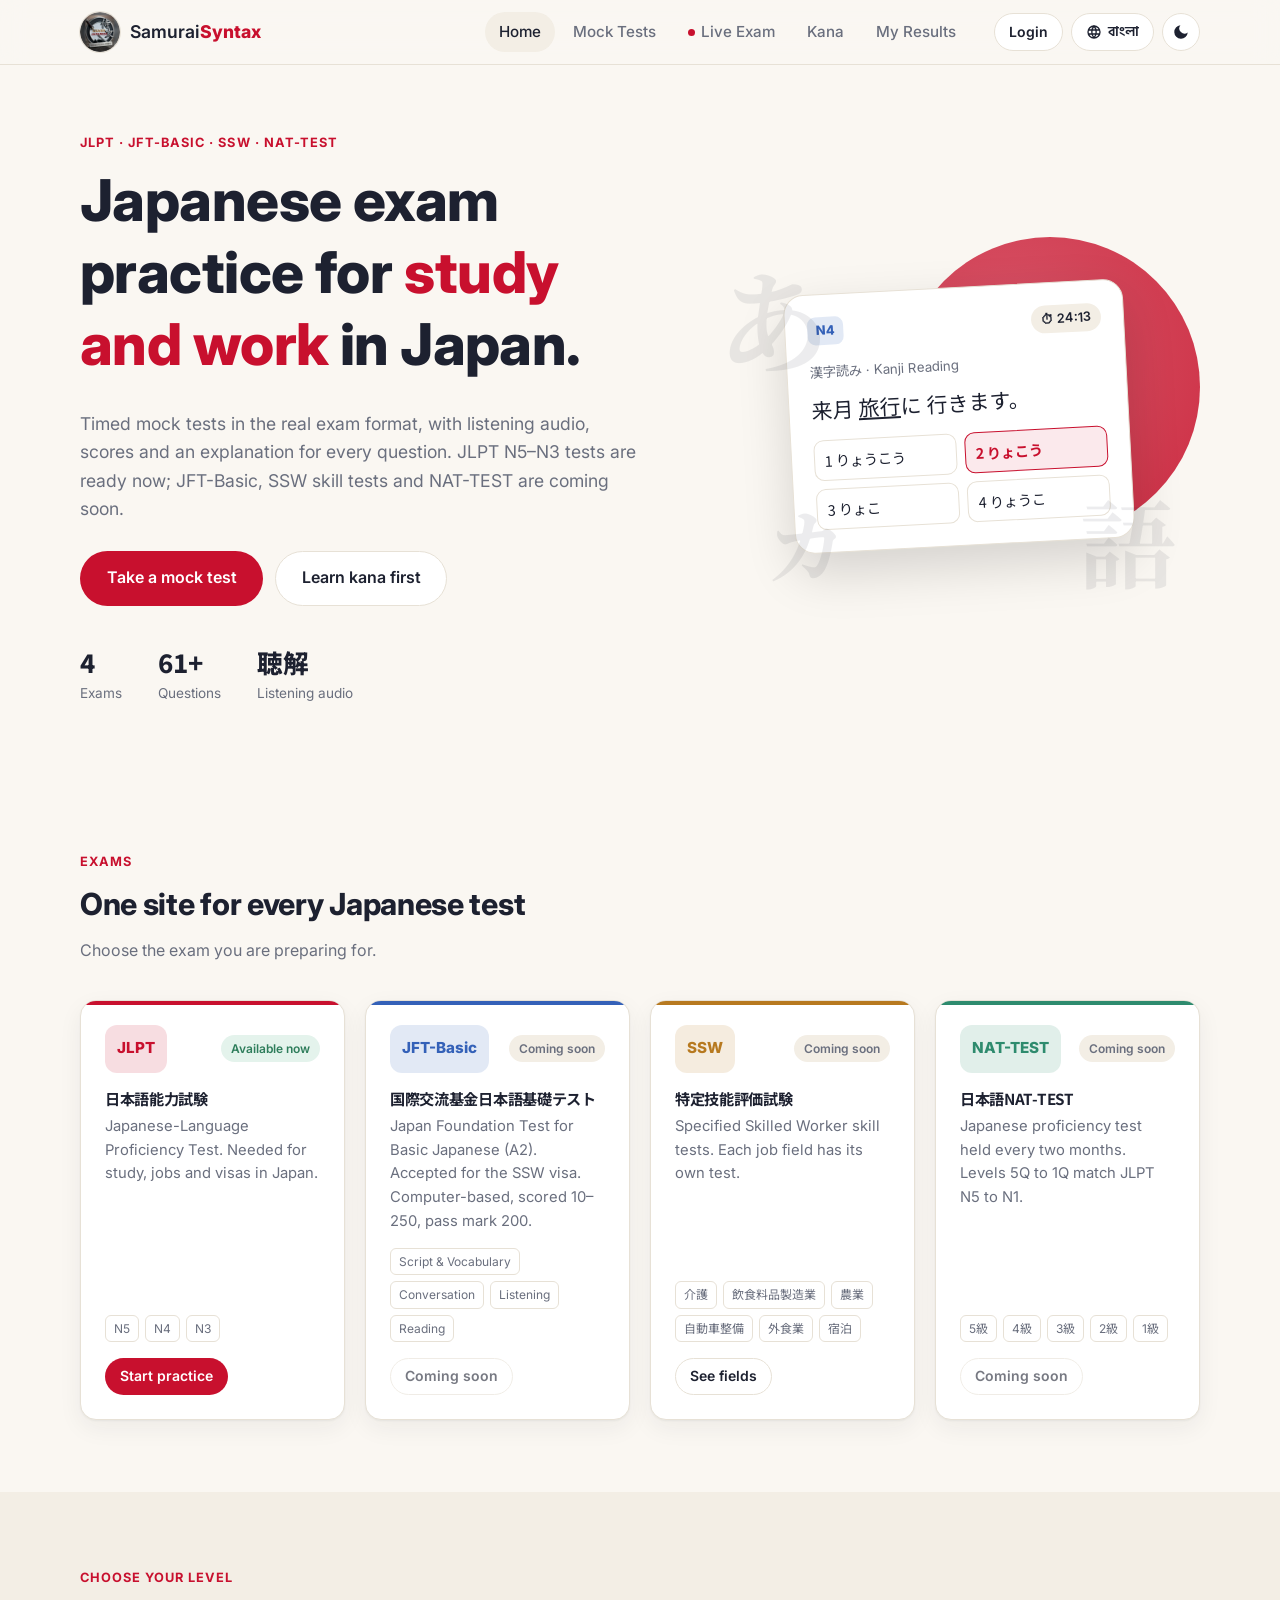
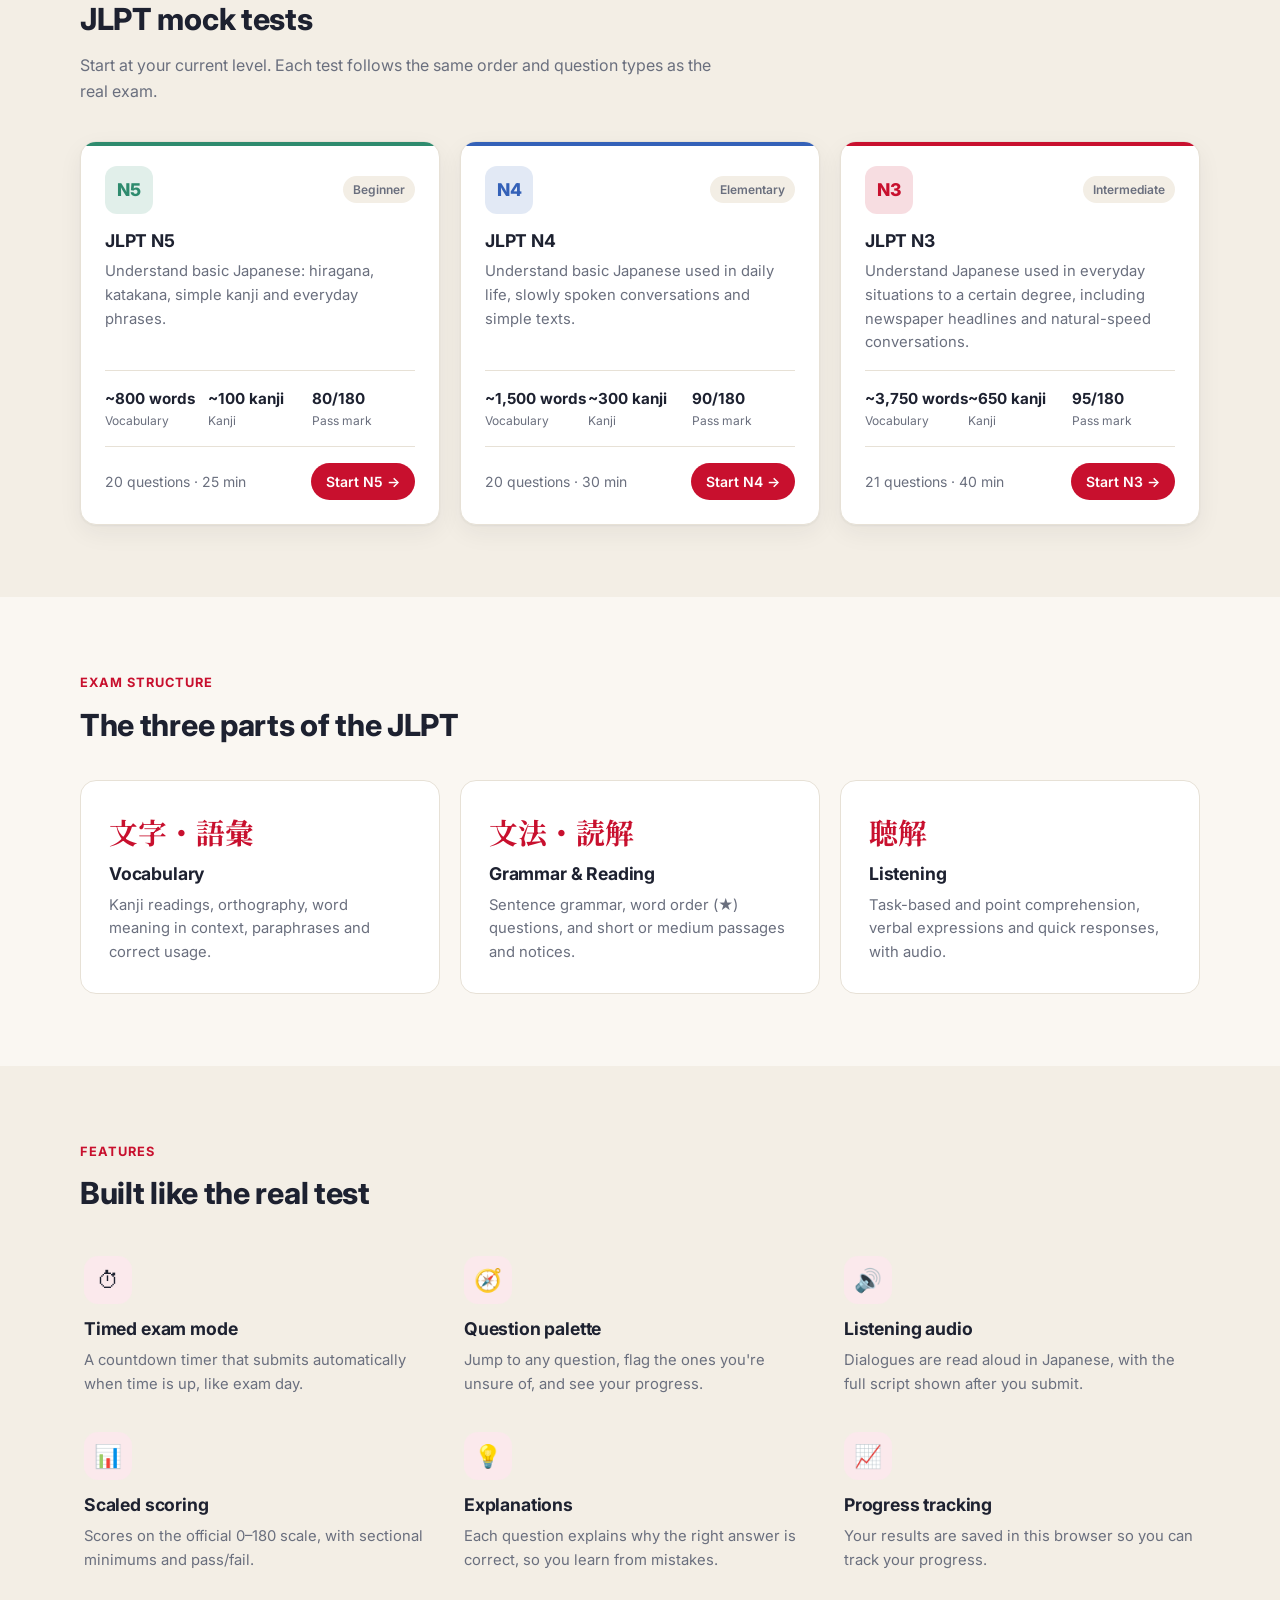
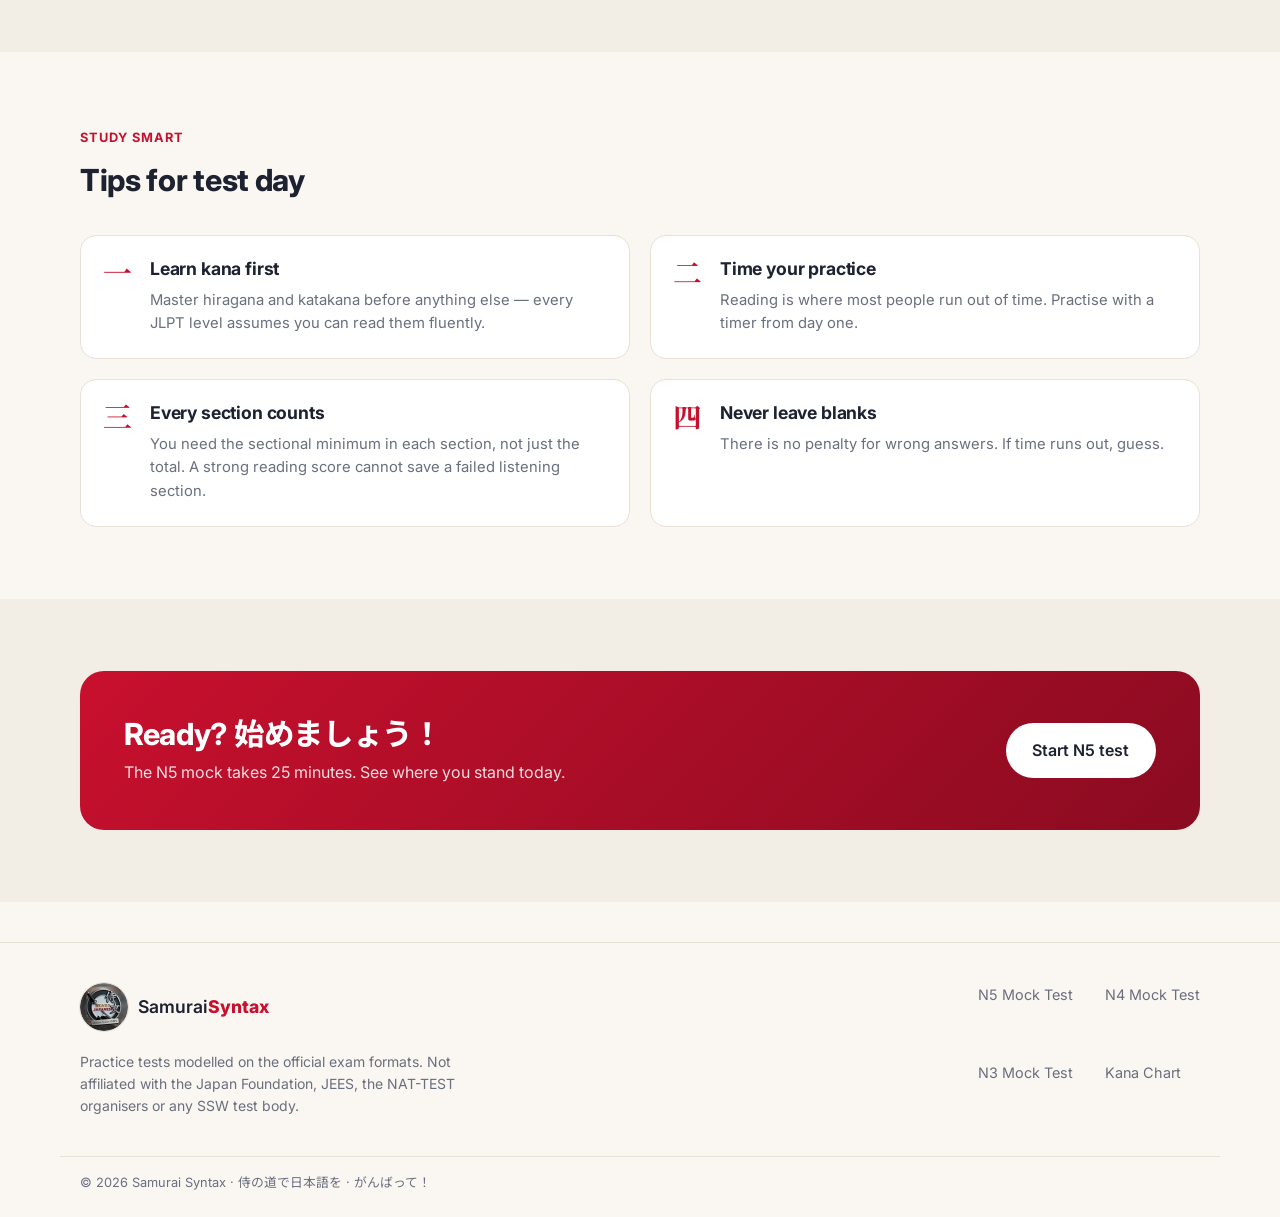
<file: index.html>
<!DOCTYPE html>
<html lang="en">
<head>
  <meta charset="UTF-8">
  <meta name="viewport" content="width=device-width, initial-scale=1.0">
  <title>Samurai Syntax — Japanese Exam Mock Tests</title>
  <meta name="description" content="Samurai Syntax — mock tests for JLPT, JFT-Basic, SSW skill tests and NAT-TEST, with timer, listening audio, scoring and detailed explanations.">
  <link rel="icon" type="image/png" sizes="32x32" href="images/favicon-32.png">
  <link rel="icon" type="image/png" sizes="192x192" href="images/favicon-192.png">
  <link rel="apple-touch-icon" href="images/favicon-180.png">
  <link rel="preconnect" href="https://fonts.googleapis.com">
  <link rel="preconnect" href="https://fonts.gstatic.com" crossorigin>
  <link href="https://fonts.googleapis.com/css2?family=Inter:wght@400;500;600;700;800&family=Hind+Siliguri:wght@400;500;600;700&family=Noto+Sans+JP:wght@400;500;700&family=Noto+Serif+JP:wght@600;700&display=swap" rel="stylesheet">
  <link rel="stylesheet" href="style.css">
  <script>
    // Apply saved theme before paint to avoid a flash
    try {
      const t = localStorage.getItem('nd-theme');
      if (t) document.documentElement.dataset.theme = t;
      document.documentElement.lang = localStorage.getItem('nd-lang') || 'en';
    } catch (e) {}
  </script>
</head>
<body>
  <header class="nav">
    <div class="nav-inner">
      <a href="#/" class="logo">
        <img class="logo-mark" src="images/favicon-192.png" alt="Samurai Syntax logo" width="40" height="40">
        <span class="logo-text">Samurai<b>Syntax</b></span>
      </a>
      <nav class="nav-links" id="navLinks">
        <a href="#/" data-route="home" data-i18n="nav.home">Home</a>
        <a href="#/tests" data-route="tests" data-i18n="nav.tests">Mock Tests</a>
        <a href="#/shop" data-route="shop" data-i18n="nav.shop">Buy Tests</a>
        <a href="#/live" data-route="live" data-i18n="nav.live" class="nav-live">Live Exam</a>
        <a href="#/study" data-route="study" data-i18n="nav.study">Kana</a>
        <a href="#/history" data-route="history" data-i18n="nav.history">My Results</a>
      </nav>
      <div class="nav-actions">
        <a class="btn btn-ghost btn-sm account-link" id="accountLink" href="#/login" hidden>Login</a>
        <button class="lang-btn" id="langToggle" data-i18n-attr="aria-label:lang.title">
          <svg viewBox="0 0 24 24" width="16" height="16" aria-hidden="true"><path fill="none" stroke="currentColor" stroke-width="2" stroke-linecap="round" stroke-linejoin="round" d="M12 21a9 9 0 1 0 0-18 9 9 0 0 0 0 18zM3.6 9h16.8M3.6 15h16.8M12 3a14 14 0 0 1 0 18M12 3a14 14 0 0 0 0 18"/></svg>
          <span data-i18n="lang.switch">বাংলা</span>
        </button>
        <button class="icon-btn" id="themeToggle" data-i18n-attr="aria-label:theme" aria-label="Toggle dark mode" title="Toggle dark mode">
          <svg class="i-moon" viewBox="0 0 24 24" width="18" height="18"><path fill="currentColor" d="M21 12.8A9 9 0 1 1 11.2 3a7 7 0 0 0 9.8 9.8z"/></svg>
          <svg class="i-sun" viewBox="0 0 24 24" width="18" height="18"><circle cx="12" cy="12" r="4.5" fill="currentColor"/><g stroke="currentColor" stroke-width="2" stroke-linecap="round"><path d="M12 2v2M12 20v2M4.9 4.9l1.4 1.4M17.7 17.7l1.4 1.4M2 12h2M20 12h2M4.9 19.1l1.4-1.4M17.7 6.3l1.4-1.4"/></g></svg>
        </button>
        <button class="icon-btn menu-btn" id="menuBtn" data-i18n-attr="aria-label:menu" aria-label="Open menu">
          <svg viewBox="0 0 24 24" width="20" height="20"><path stroke="currentColor" stroke-width="2" stroke-linecap="round" d="M4 7h16M4 12h16M4 17h16"/></svg>
        </button>
      </div>
    </div>
  </header>

  <main id="app"></main>

  <footer class="footer" id="footer">
    <div class="footer-inner">
      <div>
        <a href="#/" class="logo"><img class="logo-mark" src="images/favicon-192.png" alt="Samurai Syntax logo" width="40" height="40"><span class="logo-text">Samurai<b>Syntax</b></span></a>
        <p class="muted" data-i18n="footer.about">Practice tests modelled on the official exam formats. Not affiliated with the Japan Foundation, JEES, the NAT-TEST organisers or any SSW test body.</p>
      </div>
      <div class="footer-links">
        <a href="#/test/N5" data-i18n="footer.mock" data-i18n-arg="N5">N5 Mock Test</a>
        <a href="#/test/N4" data-i18n="footer.mock" data-i18n-arg="N4">N4 Mock Test</a>
        <a href="#/test/N3" data-i18n="footer.mock" data-i18n-arg="N3">N3 Mock Test</a>
        <a href="#/study" data-i18n="footer.kana">Kana Chart</a>
      </div>
    </div>
    <p class="footer-copy">© <span id="year"></span> Samurai Syntax · 侍の道で日本語を · がんばって！</p>
  </footer>

  <div class="modal" id="modal" hidden>
    <div class="modal-card" role="dialog" aria-modal="true">
      <h3 id="modalTitle"></h3>
      <p id="modalText"></p>
      <div class="modal-actions">
        <button class="btn btn-ghost" id="modalCancel" data-i18n="modal.cancel">Cancel</button>
        <button class="btn btn-primary" id="modalOk">OK</button>
      </div>
    </div>
  </div>

  <script src="data.js"></script>
  <script src="i18n.js"></script>
  <script src="live-config.js"></script>
  <script src="backend-config.js"></script>
  <script src="live.js"></script>
  <script src="protect.js"></script>
  <script src="shop.js"></script>
  <script src="app.js"></script>
</body>
</html>
</file>
<file: style.css>
/* ===== Design tokens ===== */
:root {
  --bg: #faf7f2;
  --bg-alt: #f3eee5;
  --surface: #ffffff;
  --ink: #1d2130;
  --muted: #6a6f7e;
  --line: #e7e1d6;
  --accent: #c8102e;
  --accent-ink: #ffffff;
  --accent-soft: #fbe9ec;
  --ok: #2e7d5b;
  --ok-soft: #e4f3ec;
  --bad: #c0392b;
  --bad-soft: #fbe7e4;
  --warn: #b7791f;
  --n5: #2e8b6e;
  --n4: #3461b8;
  --n3: #c8102e;
  --shadow: 0 1px 2px rgba(29, 33, 48, .05), 0 8px 24px rgba(29, 33, 48, .06);
  --radius: 16px;
  --font: 'Inter', 'Hind Siliguri', 'Noto Sans JP', system-ui, -apple-system, sans-serif;
  --font-jp: 'Noto Sans JP', 'Hiragino Kaku Gothic ProN', 'Yu Gothic', sans-serif;
  --font-serif: 'Noto Serif JP', serif;
  color-scheme: light;
}

@media (prefers-color-scheme: dark) {
  :root:not([data-theme="light"]) {
    --bg: #12141b;
    --bg-alt: #171a23;
    --surface: #1c1f2a;
    --ink: #ece9e2;
    --muted: #9a9eab;
    --line: #2b2f3c;
    --accent: #ff4d5e;
    --accent-ink: #1a0b0e;
    --accent-soft: #3a1a20;
    --ok: #4cc391;
    --ok-soft: #173229;
    --bad: #ff6b5e;
    --bad-soft: #3a1d1b;
    --warn: #f0b44c;
    --n5: #4cc391;
    --n4: #6f9bff;
    --n3: #ff4d5e;
    --shadow: 0 1px 2px rgba(0, 0, 0, .3), 0 8px 24px rgba(0, 0, 0, .25);
    color-scheme: dark;
  }
}

:root[data-theme="dark"] {
  --bg: #12141b;
  --bg-alt: #171a23;
  --surface: #1c1f2a;
  --ink: #ece9e2;
  --muted: #9a9eab;
  --line: #2b2f3c;
  --accent: #ff4d5e;
  --accent-ink: #1a0b0e;
  --accent-soft: #3a1a20;
  --ok: #4cc391;
  --ok-soft: #173229;
  --bad: #ff6b5e;
  --bad-soft: #3a1d1b;
  --warn: #f0b44c;
  --n5: #4cc391;
  --n4: #6f9bff;
  --n3: #ff4d5e;
  --shadow: 0 1px 2px rgba(0, 0, 0, .3), 0 8px 24px rgba(0, 0, 0, .25);
  color-scheme: dark;
}

/* ===== Base ===== */
*, *::before, *::after { box-sizing: border-box; }
html { scroll-behavior: smooth; }
body {
  margin: 0;
  font-family: var(--font);
  background: var(--bg);
  color: var(--ink);
  line-height: 1.6;
  -webkit-font-smoothing: antialiased;
  min-height: 100vh;
  display: flex;
  flex-direction: column;
}
main { flex: 1; }
a { color: inherit; text-decoration: none; }
h1, h2, h3 { line-height: 1.25; margin: 0 0 .5em; letter-spacing: -.01em; }
h1 { font-size: clamp(1.8rem, 4vw, 2.6rem); font-weight: 800; }
h2 { font-size: clamp(1.4rem, 3vw, 1.9rem); font-weight: 750; }
h3 { font-size: 1.1rem; font-weight: 700; }
p { margin: 0 0 1em; }
button { font: inherit; color: inherit; cursor: pointer; }
kbd {
  font-family: inherit; font-size: .75em; padding: 1px 6px;
  border: 1px solid var(--line); border-bottom-width: 2px; border-radius: 4px; background: var(--surface);
}
.jp { font-family: var(--font-jp); }
.muted { color: var(--muted); }
.small { font-size: .875rem; }
.center { text-align: center; }
.right { text-align: right; }
.mt-lg { margin-top: 1.75rem; }
.mt-xl { margin-top: 3rem; }
.accent { color: var(--accent); }
.container { width: 100%; max-width: 1160px; margin: 0 auto; padding: 0 20px; }
:focus-visible { outline: 2px solid var(--accent); outline-offset: 2px; }

/* ===== Buttons ===== */
.btn {
  display: inline-flex; align-items: center; justify-content: center; gap: .4em;
  padding: .7em 1.25em; border-radius: 999px; border: 1px solid transparent;
  font-weight: 600; font-size: .95rem; transition: transform .15s, background .15s, border-color .15s, opacity .15s;
  white-space: nowrap;
}
.btn:active { transform: translateY(1px); }
.btn:disabled { opacity: .4; cursor: not-allowed; }
.btn-primary { background: var(--accent); color: var(--accent-ink); }
.btn-primary:hover:not(:disabled) { filter: brightness(1.08); }
.btn-ghost { background: var(--surface); border-color: var(--line); }
.btn-ghost:hover:not(:disabled) { border-color: var(--ink); }
.btn-light { background: #fff; color: #1d2130; }
.btn-sm { padding: .45em 1em; font-size: .875rem; }
.btn-lg { padding: .85em 1.6em; font-size: 1rem; }
.btn-block { width: 100%; }
.icon-btn {
  display: grid; place-items: center; width: 38px; height: 38px; border-radius: 50%;
  border: 1px solid var(--line); background: var(--surface);
}
.icon-btn:hover { border-color: var(--ink); }
.lang-btn {
  display: inline-flex; align-items: center; gap: 6px; height: 38px; padding: 0 14px; border-radius: 999px;
  border: 1px solid var(--line); background: var(--surface); font-weight: 600; font-size: .875rem;
  font-family: 'Hind Siliguri', var(--font);
}
.lang-btn:hover { border-color: var(--accent); color: var(--accent); }

/* Bangla: Hind Siliguri first, a little more line height for the taller script */
:root:lang(bn) { --font: 'Hind Siliguri', 'Inter', 'Noto Sans JP', system-ui, sans-serif; }
:lang(bn) body { line-height: 1.7; }
:lang(bn) h1, :lang(bn) h2, :lang(bn) h3 { line-height: 1.35; letter-spacing: 0; }
:lang(bn) .eyebrow { letter-spacing: .02em; }
.i-sun { display: none; }
:root[data-theme="dark"] .i-sun { display: block; }
:root[data-theme="dark"] .i-moon { display: none; }
@media (prefers-color-scheme: dark) {
  :root:not([data-theme="light"]) .i-sun { display: block; }
  :root:not([data-theme="light"]) .i-moon { display: none; }
}

/* ===== Nav ===== */
.nav {
  position: sticky; top: 0; z-index: 50;
  background: color-mix(in srgb, var(--bg) 85%, transparent);
  backdrop-filter: blur(12px);
  border-bottom: 1px solid var(--line);
}
.nav-inner { max-width: 1160px; margin: 0 auto; padding: 0 20px; height: 64px; display: flex; align-items: center; gap: 24px; }
.logo { display: inline-flex; align-items: center; gap: 10px; font-weight: 600; font-size: 1.1rem; }
.logo b { color: var(--accent); font-weight: 800; }
.logo-mark {
  display: block; width: 40px; height: 40px; border-radius: 50%; object-fit: cover; flex: none;
  box-shadow: 0 0 0 1px var(--line);
  transition: transform .2s;
}
.logo:hover .logo-mark { transform: rotate(-8deg) scale(1.05); }
.footer .logo-mark { width: 48px; height: 48px; }
.nav-links { display: flex; gap: 4px; margin-left: auto; }
.nav-links a { padding: 8px 14px; border-radius: 999px; font-weight: 500; font-size: .95rem; color: var(--muted); }
.nav-links a:hover { color: var(--ink); }
.nav-links a.active { color: var(--ink); background: var(--bg-alt); }
.nav-actions { display: flex; gap: 8px; }
.menu-btn { display: none; }
body.in-exam .nav, body.in-exam .footer { display: none; }

/* ===== Hero ===== */
.hero { padding: 64px 0 72px; overflow: hidden; }
.hero-grid { display: grid; grid-template-columns: 1.1fr .9fr; gap: 48px; align-items: center; }
.eyebrow {
  display: inline-block; font-size: .8rem; font-weight: 700; letter-spacing: .08em;
  text-transform: uppercase; color: var(--accent); margin-bottom: 12px;
}
.hero h1 { font-size: clamp(2.2rem, 5.5vw, 3.6rem); }
.lead { font-size: 1.1rem; color: var(--muted); max-width: 560px; }
.hero-cta { display: flex; gap: 12px; flex-wrap: wrap; margin: 28px 0 36px; }
.hero-stats { display: flex; gap: 36px; list-style: none; padding: 0; margin: 0; flex-wrap: wrap; }
.hero-stats li { display: flex; flex-direction: column; }
.hero-stats b { font-size: 1.6rem; font-weight: 800; font-family: var(--font-jp); }
.hero-stats span { font-size: .85rem; color: var(--muted); }

.hero-art { position: relative; min-height: 380px; display: grid; place-items: center; }
.sun {
  position: absolute; width: 300px; height: 300px; border-radius: 50%;
  background: radial-gradient(circle at 35% 35%, color-mix(in srgb, var(--accent) 80%, #fff), var(--accent));
  opacity: .9; right: 0; top: 10px;
}
.preview-card {
  position: relative; width: min(340px, 100%); background: var(--surface); border: 1px solid var(--line);
  border-radius: 20px; padding: 22px; box-shadow: 0 20px 50px rgba(0, 0, 0, .15); transform: rotate(-3deg);
}
.preview-top { display: flex; justify-content: space-between; align-items: center; margin-bottom: 14px; }
.timer-pill { font-size: .8rem; font-weight: 600; padding: 4px 10px; border-radius: 999px; background: var(--bg-alt); }
.preview-q { font-size: 1.3rem; margin: 8px 0 14px; }
.preview-opts { display: grid; grid-template-columns: 1fr 1fr; gap: 8px; font-family: var(--font-jp); font-size: .9rem; }
.preview-opts span { padding: 8px 10px; border: 1px solid var(--line); border-radius: 10px; }
.preview-opts .on { border-color: var(--accent); background: var(--accent-soft); color: var(--accent); font-weight: 700; }
.float-kana {
  position: absolute; font-family: var(--font-serif); font-weight: 700; color: var(--ink); opacity: .08;
  animation: float 6s ease-in-out infinite;
}
.k1 { font-size: 7rem; left: 0; top: 0; }
.k2 { font-size: 5rem; left: 10%; bottom: 0; animation-delay: -2s; }
.k3 { font-size: 6rem; right: 5%; bottom: -10px; animation-delay: -4s; }
@keyframes float { 50% { transform: translateY(-14px); } }

/* ===== Sections ===== */
.section { padding: 72px 0; }
.section.tight { padding: 32px 0 72px; }
.section.alt { background: var(--bg-alt); }
.section-head { max-width: 640px; margin-bottom: 36px; }
.page-head { padding: 48px 0 16px; }
.back { display: inline-block; font-size: .9rem; color: var(--muted); margin-bottom: 16px; }
.back:hover { color: var(--ink); }

.card {
  background: var(--surface); border: 1px solid var(--line); border-radius: var(--radius);
  padding: 24px; box-shadow: var(--shadow);
}

/* Level cards */
.level-grid { display: grid; grid-template-columns: repeat(3, 1fr); gap: 20px; }
.level-card {
  position: relative; display: flex; flex-direction: column; background: var(--surface);
  border: 1px solid var(--line); border-radius: var(--radius); padding: 24px; box-shadow: var(--shadow);
  transition: transform .2s, box-shadow .2s; overflow: hidden;
}
.level-card::before { content: ''; position: absolute; inset: 0 0 auto; height: 4px; background: var(--c); }
.level-card:hover { transform: translateY(-4px); box-shadow: 0 16px 40px rgba(0, 0, 0, .1); }
.level-head { display: flex; justify-content: space-between; align-items: center; margin-bottom: 16px; }
.level-badge {
  display: inline-grid; place-items: center; min-width: 48px; height: 48px; padding: 0 8px; border-radius: 12px;
  background: color-mix(in srgb, var(--c, var(--accent)) 14%, transparent); color: var(--c, var(--accent));
  font-weight: 800; font-size: 1.1rem;
}
.level-badge.sm { min-width: 36px; height: 28px; font-size: .8rem; border-radius: 8px; }
.level-badge.lg { min-width: 72px; height: 72px; font-size: 1.6rem; border-radius: 18px; }
.chip { font-size: .75rem; font-weight: 600; padding: 4px 10px; border-radius: 999px; background: var(--bg-alt); color: var(--muted); }
.level-card p { font-size: .925rem; flex: 1; }
.level-facts { list-style: none; padding: 16px 0; margin: 0 0 16px; display: grid; grid-template-columns: repeat(3, 1fr); border-block: 1px solid var(--line); }
.level-facts li { display: flex; flex-direction: column; }
.level-facts b { font-size: .95rem; }
.level-facts span { font-size: .75rem; color: var(--muted); }
.level-foot { display: flex; justify-content: space-between; align-items: center; gap: 8px; flex-wrap: wrap; }

/* Format */
.format-grid, .feature-grid { display: grid; grid-template-columns: repeat(3, 1fr); gap: 20px; }
.format-card { background: var(--surface); border-radius: var(--radius); padding: 28px; border: 1px solid var(--line); }
.format-jp { display: block; font-family: var(--font-serif); font-size: 1.8rem; font-weight: 700; color: var(--accent); margin-bottom: 8px; }
.feature { padding: 8px 4px; }
.feature-icon {
  display: grid; place-items: center; width: 48px; height: 48px; border-radius: 14px;
  background: var(--accent-soft); font-size: 1.4rem; margin-bottom: 14px;
}
.feature p, .format-card p { font-size: .925rem; margin: 0; }

.tips-grid { display: grid; grid-template-columns: repeat(2, 1fr); gap: 20px; }
.tip { display: flex; gap: 18px; background: var(--surface); padding: 22px; border-radius: var(--radius); border: 1px solid var(--line); }
.tip-num { font-family: var(--font-serif); font-size: 1.8rem; font-weight: 700; color: var(--accent); line-height: 1; }
.tip p { margin: 0; font-size: .925rem; }

.cta-band {
  display: flex; justify-content: space-between; align-items: center; gap: 24px; flex-wrap: wrap;
  padding: 44px; border-radius: 24px; color: #fff;
  background: linear-gradient(135deg, #c8102e, #8a0b20);
}
.cta-band h2 { margin-bottom: .25em; }
.cta-band p { margin: 0; opacity: .85; }

/* Tables */
.table-wrap { overflow-x: auto; background: var(--surface); border: 1px solid var(--line); border-radius: var(--radius); }
.table { width: 100%; border-collapse: collapse; font-size: .925rem; }
.table th, .table td { padding: 14px 18px; text-align: left; border-bottom: 1px solid var(--line); vertical-align: middle; }
.table th { font-size: .75rem; text-transform: uppercase; letter-spacing: .06em; color: var(--muted); font-weight: 600; }
.table tr:last-child td { border-bottom: 0; }
.table.compact td { padding: 10px 0; }
.table .total td { font-weight: 700; }
.table .right { text-align: right; }

/* ===== Level page ===== */
.level-title { display: flex; gap: 20px; align-items: center; }
.level-title h1 { margin-bottom: .2em; }
.level-title p { margin: 0; }
.level-layout { display: grid; grid-template-columns: 1fr 360px; gap: 28px; align-items: start; }
.level-layout aside { display: grid; gap: 20px; }
.start-card { border-top: 4px solid var(--c); }
.start-facts { display: grid; grid-template-columns: repeat(3, 1fr); list-style: none; padding: 0; margin: 20px 0 24px; gap: 12px; }
.start-facts li { background: var(--bg-alt); border-radius: 12px; padding: 14px; text-align: center; }
.start-facts b { display: block; font-size: 1.6rem; font-weight: 800; }
.start-facts span { font-size: .8rem; color: var(--muted); }
.start-card .small { margin: 12px 0 0; }
.section-list { display: grid; gap: 12px; }
.section-item {
  display: flex; align-items: center; gap: 18px; padding: 18px 20px; background: var(--surface);
  border: 1px solid var(--line); border-radius: var(--radius); transition: border-color .15s, transform .15s;
}
.section-item:hover { border-color: var(--c, var(--accent)); transform: translateX(4px); }
.section-jp { font-size: 1.15rem; font-weight: 700; color: var(--c, var(--accent)); min-width: 96px; }
.section-info { flex: 1; display: flex; flex-direction: column; }
.section-meta { font-size: .85rem; font-weight: 600; white-space: nowrap; }
.score-row { display: flex; justify-content: space-between; gap: 12px; padding: 8px 0; border-bottom: 1px dashed var(--line); font-size: .925rem; }
.score-row:last-child { border-bottom: 0; }

/* ===== Exam ===== */
.exam-bar { position: sticky; top: 0; z-index: 40; background: var(--surface); border-bottom: 1px solid var(--line); }
.exam-bar-inner { display: flex; align-items: center; gap: 16px; height: 64px; }
.exam-title { display: flex; align-items: center; gap: 12px; flex: 1; min-width: 0; }
.exam-title div { display: flex; flex-direction: column; line-height: 1.3; min-width: 0; }
.exam-title small { white-space: nowrap; overflow: hidden; text-overflow: ellipsis; }
.timer {
  font-variant-numeric: tabular-nums; font-weight: 700; font-size: 1.15rem;
  padding: 6px 14px; border-radius: 10px; background: var(--bg-alt);
}
.timer.warn { color: var(--warn); }
.timer.danger { color: #fff; background: var(--bad); animation: pulse 1s infinite; }
@keyframes pulse { 50% { opacity: .7; } }
.exam-progress { height: 3px; background: var(--line); }
.exam-progress span { display: block; height: 100%; background: var(--c); transition: width .3s; }

.exam-body { display: grid; grid-template-columns: 1fr 300px; gap: 24px; padding-top: 28px; padding-bottom: 60px; align-items: start; }
.q-card { background: var(--surface); border: 1px solid var(--line); border-radius: var(--radius); padding: 28px; box-shadow: var(--shadow); scroll-margin-top: 80px; }
.q-meta { display: flex; justify-content: space-between; gap: 12px; align-items: center; flex-wrap: wrap; margin-bottom: 14px; }
.q-type { font-weight: 700; font-size: .85rem; padding: 5px 12px; border-radius: 999px; background: color-mix(in srgb, var(--c) 12%, transparent); color: var(--c); }
.q-type .jp { color: inherit; opacity: .75; font-weight: 500; }
.q-instr { color: var(--muted); font-size: .925rem; border-left: 3px solid var(--line); padding-left: 12px; }
.passage {
  background: var(--bg-alt); border-radius: 12px; padding: 18px 20px; margin-bottom: 20px;
  font-size: 1.05rem; line-height: 2; white-space: normal;
}
.notice { border: 2px solid var(--ink); border-radius: 8px; padding: 14px 18px; background: var(--surface); line-height: 1.9; display: inline-block; }
.q-text { font-size: 1.35rem; line-height: 1.9; margin: 8px 0 22px; }
.q-text u { text-decoration-thickness: 2px; text-underline-offset: 5px; text-decoration-color: var(--accent); }
.q-text small { display: block; font-size: .95rem; color: var(--muted); margin-top: 6px; }
.opts { display: grid; gap: 10px; }
.opt {
  display: flex; align-items: center; gap: 14px; width: 100%; text-align: left;
  padding: 14px 16px; border-radius: 12px; border: 1.5px solid var(--line); background: var(--surface);
  font-size: 1.05rem; transition: border-color .15s, background .15s;
}
.opt:hover:not(:disabled) { border-color: var(--c, var(--accent)); }
.opt.selected { border-color: var(--c); background: color-mix(in srgb, var(--c) 10%, transparent); }
.opt-num {
  display: grid; place-items: center; flex: none; width: 30px; height: 30px; border-radius: 50%;
  border: 1.5px solid var(--line); font-size: .85rem; font-weight: 700; font-family: var(--font);
}
.opt.selected .opt-num { background: var(--c); border-color: var(--c); color: #fff; }
.q-nav { display: flex; justify-content: space-between; gap: 10px; margin-top: 28px; padding-top: 20px; border-top: 1px solid var(--line); flex-wrap: wrap; }
.flag-btn.on { color: var(--warn); border-color: var(--warn); }
.kbd-hint { margin: 14px 0 0; text-align: center; }

.audio-box {
  display: flex; align-items: center; gap: 16px; padding: 16px; border-radius: 14px;
  background: color-mix(in srgb, var(--c) 8%, var(--surface)); border: 1px solid var(--line); margin-bottom: 16px;
}
.audio-box > div { flex: 1; display: flex; flex-direction: column; line-height: 1.4; }
.voice-note { color: var(--warn); margin-top: 4px; }
.play-btn {
  display: grid; place-items: center; width: 52px; height: 52px; border-radius: 50%; flex: none;
  border: 0; background: var(--c); color: #fff; transition: transform .15s;
}
.play-btn:hover:not(:disabled) { transform: scale(1.06); }
.play-btn:disabled { opacity: .4; cursor: not-allowed; }
.play-btn.playing { animation: ring 1.2s infinite; }
@keyframes ring {
  0% { box-shadow: 0 0 0 0 color-mix(in srgb, var(--c) 50%, transparent); }
  100% { box-shadow: 0 0 0 14px transparent; }
}
.script { background: var(--bg-alt); border-radius: 12px; padding: 14px 18px; margin-bottom: 16px; font-size: .95rem; }
.script p { margin: 0 0 6px; }
.script .narr { color: var(--muted); font-style: italic; }
.speaker {
  display: inline-grid; place-items: center; width: 24px; height: 24px; border-radius: 6px;
  font-size: .75rem; font-weight: 700; margin-right: 8px; color: #fff;
}
.speaker.m { background: var(--n4); }
.speaker.f { background: var(--n3); }

.palette {
  position: sticky; top: 92px; background: var(--surface); border: 1px solid var(--line);
  border-radius: var(--radius); padding: 20px; box-shadow: var(--shadow);
}
.pal-head { display: flex; justify-content: space-between; align-items: baseline; margin-bottom: 14px; }
.pal-sec { margin-bottom: 16px; }
.pal-title { font-size: .8rem; font-weight: 600; color: var(--muted); margin-bottom: 8px; }
.pal-grid { display: grid; grid-template-columns: repeat(5, 1fr); gap: 6px; }
.pal-btn {
  position: relative; aspect-ratio: 1; border-radius: 8px; border: 1.5px solid var(--line);
  background: var(--surface); font-size: .85rem; font-weight: 600;
}
.pal-btn:hover { border-color: var(--c); }
.pal-btn.done { background: var(--c); border-color: var(--c); color: #fff; }
.pal-btn.cur { outline: 2px solid var(--ink); outline-offset: 2px; }
.pal-btn.flag::after {
  content: ''; position: absolute; top: -4px; right: -4px; width: 10px; height: 10px;
  border-radius: 50%; background: var(--warn); border: 2px solid var(--surface);
}
.pal-legend { display: flex; flex-wrap: wrap; gap: 12px; padding-top: 14px; border-top: 1px solid var(--line); }
.pal-legend span { display: inline-flex; align-items: center; gap: 6px; }
.pal-legend i { width: 12px; height: 12px; border-radius: 3px; display: inline-block; }
.lg-done { background: var(--c); }
.lg-flag { background: var(--warn); border-radius: 50% !important; }
.lg-cur { outline: 2px solid var(--ink); outline-offset: 1px; }

/* ===== Results ===== */
.result-hero { display: flex; gap: 36px; align-items: center; padding: 32px; }
.ring { position: relative; flex: none; }
.ring svg { transform: rotate(-90deg); display: block; }
.ring circle { fill: none; stroke-width: 10; }
.ring-bg { stroke: var(--line); }
.ring-fg { stroke: var(--ok); stroke-linecap: round; transition: stroke-dashoffset 1s ease; }
.ring-fg.fail { stroke: var(--bad); }
.ring-label { position: absolute; inset: 0; display: flex; flex-direction: column; align-items: center; justify-content: center; }
.ring-label b { font-size: 2.2rem; font-weight: 800; line-height: 1; }
.ring-label span { font-size: .85rem; color: var(--muted); }
.result-info h1 { margin: 10px 0 8px; font-size: clamp(1.5rem, 3.5vw, 2.1rem); }
.result-info h1.pass { color: var(--ok); }
.result-info h1.fail { color: var(--bad); }
.result-info .level-badge { margin-right: 8px; }
.time-up { color: var(--warn); font-weight: 600; font-size: .925rem; }
.result-stats { display: flex; gap: 32px; list-style: none; padding: 0; margin: 8px 0 0; flex-wrap: wrap; }
.result-stats li { display: flex; flex-direction: column; }
.result-stats b { font-size: 1.3rem; }
.result-stats span { font-size: .8rem; color: var(--muted); }

.result-grid { display: grid; grid-template-columns: 1fr 1fr; gap: 20px; margin-top: 20px; }
.cat { margin-bottom: 20px; }
.cat:last-child { margin-bottom: 0; }
.cat-top { display: flex; justify-content: space-between; gap: 10px; flex-wrap: wrap; font-size: .925rem; margin-bottom: 8px; }
.bar { position: relative; height: 10px; border-radius: 999px; background: var(--bg-alt); margin-bottom: 6px; }
.bar span { display: block; height: 100%; border-radius: inherit; background: var(--ok); }
.bar span.bad { background: var(--bad); }
.min-mark { position: absolute; top: -4px; bottom: -4px; width: 2px; background: var(--ink); opacity: .5; }
.tag {
  display: inline-block; font-size: .72rem; font-weight: 700; padding: 3px 9px; border-radius: 999px;
  background: var(--bg-alt); color: var(--muted); white-space: nowrap;
}
.tag.ok { background: var(--ok-soft); color: var(--ok); }
.tag.bad { background: var(--bad-soft); color: var(--bad); }
.types { display: grid; gap: 12px; }
.type-row { display: grid; grid-template-columns: 1fr 100px 36px; gap: 12px; align-items: center; font-size: .9rem; }
.type-bar { height: 8px; background: var(--bg-alt); border-radius: 999px; overflow: hidden; }
.type-bar span { display: block; height: 100%; background: var(--ok); }
.type-bar span.mid { background: var(--warn); }
.type-bar span.bad { background: var(--bad); }
.result-actions { display: flex; gap: 12px; flex-wrap: wrap; margin: 28px 0 48px; }

.review-head { display: flex; justify-content: space-between; align-items: center; gap: 16px; flex-wrap: wrap; margin-bottom: 20px; }
.review-head h2 { margin: 0; }
.filters { display: flex; gap: 8px; flex-wrap: wrap; }
.chip-btn { padding: 6px 14px; border-radius: 999px; border: 1px solid var(--line); background: var(--surface); font-size: .85rem; font-weight: 500; }
.chip-btn.on { background: var(--ink); color: var(--bg); border-color: var(--ink); }
.review { display: grid; gap: 16px; }
.rv { background: var(--surface); border: 1px solid var(--line); border-left: 4px solid var(--line); border-radius: var(--radius); padding: 22px; }
.rv.ok { border-left-color: var(--ok); }
.rv.bad { border-left-color: var(--bad); }
.rv-head { display: flex; align-items: center; gap: 10px; margin-bottom: 12px; }
.rv-head .tag { margin-left: auto; }
.rv-num { display: grid; place-items: center; width: 28px; height: 28px; border-radius: 8px; background: var(--bg-alt); font-weight: 700; font-size: .85rem; }
.rv .q-text { font-size: 1.15rem; margin: 6px 0 14px; }
.rv-passage { margin-bottom: 12px; }
.rv-passage summary { cursor: pointer; font-size: .875rem; font-weight: 600; color: var(--c, var(--accent)); margin-bottom: 10px; }
.rv-opts { list-style: none; padding: 0; margin: 0 0 14px; display: grid; gap: 8px; }
.rv-opts li { display: flex; align-items: center; gap: 12px; padding: 10px 14px; border-radius: 10px; border: 1px solid var(--line); }
.rv-opts li small { margin-left: auto; font-weight: 700; font-size: .75rem; }
.rv-opts .correct { border-color: var(--ok); background: var(--ok-soft); }
.rv-opts .correct small, .rv-opts .correct .opt-num { color: var(--ok); border-color: var(--ok); }
.rv-opts .wrong { border-color: var(--bad); background: var(--bad-soft); }
.rv-opts .wrong small, .rv-opts .wrong .opt-num { color: var(--bad); border-color: var(--bad); }
.exp { margin: 0; padding: 14px 16px; background: var(--bg-alt); border-radius: 10px; font-size: .925rem; }
.empty { text-align: center; padding: 40px; }

/* ===== History ===== */
.stat-grid { display: grid; grid-template-columns: repeat(auto-fit, minmax(160px, 1fr)); gap: 16px; margin-bottom: 24px; }
.stat { background: var(--surface); border: 1px solid var(--line); border-radius: var(--radius); padding: 20px; border-top: 3px solid var(--c, var(--line)); }
.stat b { display: block; font-size: 1.8rem; font-weight: 800; }
.stat span { font-size: .85rem; color: var(--muted); }
.empty-state { text-align: center; max-width: 440px; margin: 0 auto; padding: 48px 32px; }
.empty-icon { display: grid; place-items: center; width: 72px; height: 72px; margin: 0 auto 16px; border-radius: 50%; background: var(--accent-soft); color: var(--accent); font-size: 2rem; font-weight: 700; }

/* ===== Study ===== */
.study-layout { display: grid; grid-template-columns: 1fr 300px; gap: 24px; align-items: start; }
.tabs { display: inline-flex; padding: 4px; border-radius: 999px; background: var(--bg-alt); margin-bottom: 20px; }
.tabs button { border: 0; background: none; padding: 8px 18px; border-radius: 999px; font-weight: 600; font-size: .9rem; color: var(--muted); }
.tabs button.on { background: var(--surface); color: var(--ink); box-shadow: var(--shadow); }
.kana-grid { display: grid; grid-template-columns: repeat(5, 1fr); gap: 8px; }
.kana {
  display: flex; flex-direction: column; align-items: center; justify-content: center; padding: 12px 4px;
  border-radius: 12px; border: 1px solid var(--line); background: var(--surface); transition: border-color .15s, transform .15s;
}
.kana:hover { border-color: var(--accent); transform: translateY(-2px); }
.kana .jp { font-size: 1.7rem; font-weight: 500; line-height: 1.2; }
.kana small { color: var(--muted); font-size: .8rem; }
.kana.empty { border: 0; background: none; }
.kana-heading { margin: 8px 0 12px; font-size: 1rem; }
#kanaGrid + .kana-heading { margin-top: 32px; padding-top: 24px; border-top: 1px solid var(--line); }
.quiz-toggle { display: inline-flex; align-items: center; gap: 8px; margin-top: 14px; color: var(--muted); cursor: pointer; }
.quiz-toggle input { accent-color: var(--accent); width: 16px; height: 16px; }
.quiz { position: sticky; top: 88px; text-align: center; }
.quiz-kana { font-size: 5rem; font-weight: 500; line-height: 1.2; margin: 12px 0 20px; }
.quiz-opts { display: grid; grid-template-columns: 1fr 1fr; gap: 10px; }
.quiz-opts .opt { justify-content: center; font-weight: 600; }
.opt.correct { border-color: var(--ok); background: var(--ok-soft); color: var(--ok); }
.opt.wrong { border-color: var(--bad); background: var(--bad-soft); color: var(--bad); }
.quiz-score { margin: 16px 0 0; min-height: 1.4em; }

/* ===== Modal ===== */
.modal { position: fixed; inset: 0; z-index: 100; display: grid; place-items: center; padding: 16px; background: rgba(10, 12, 18, .55); backdrop-filter: blur(3px); }
.modal[hidden] { display: none; }
.modal-card { width: min(420px, 100%); background: var(--surface); border-radius: var(--radius); padding: 28px; box-shadow: 0 30px 80px rgba(0, 0, 0, .3); }
.modal-card p { color: var(--muted); }
.modal-actions { display: flex; justify-content: flex-end; gap: 10px; margin-top: 20px; }

/* ===== Footer ===== */
.footer { border-top: 1px solid var(--line); padding: 40px 0 24px; margin-top: 40px; }
.footer-inner { max-width: 1160px; margin: 0 auto; padding: 0 20px; display: flex; justify-content: space-between; gap: 32px; flex-wrap: wrap; }
.footer-inner > div:first-child { max-width: 380px; }
.footer-inner p { font-size: .875rem; margin-top: 12px; }
.footer-links { display: grid; grid-template-columns: repeat(2, auto); gap: 8px 32px; font-size: .9rem; }
.footer-links a { color: var(--muted); }
.footer-links a:hover { color: var(--ink); }
.footer-copy { max-width: 1160px; margin: 24px auto 0; padding: 16px 20px 0; border-top: 1px solid var(--line); font-size: .8rem; color: var(--muted); }

/* ===== Responsive ===== */
@media (max-width: 960px) {
  .hero-grid { grid-template-columns: 1fr; }
  .hero-art { min-height: 320px; }
  .level-grid, .format-grid, .feature-grid { grid-template-columns: 1fr 1fr; }
  .level-layout, .exam-body, .study-layout { grid-template-columns: 1fr; }
  .palette, .quiz { position: static; }
  .pal-grid { grid-template-columns: repeat(auto-fill, minmax(40px, 1fr)); }
  .result-grid { grid-template-columns: 1fr; }
}

@media (max-width: 720px) {
  .container, .nav-inner, .footer-inner { padding-left: 16px; padding-right: 16px; }
  .menu-btn { display: grid; }
  .nav-links {
    position: absolute; top: 64px; left: 0; right: 0; flex-direction: column; gap: 0; padding: 8px 16px 16px;
    background: var(--bg); border-bottom: 1px solid var(--line); display: none;
  }
  body.menu-open .nav-links { display: flex; }
  .nav-links a { padding: 12px 14px; }
  .nav-actions { margin-left: auto; }
  .lang-btn { padding: 0 10px; }
  .lang-btn svg { display: none; }
  .hero { padding: 40px 0 48px; }
  .sun { width: 220px; height: 220px; }
  .level-grid, .format-grid, .feature-grid, .tips-grid { grid-template-columns: 1fr; }
  .section { padding: 52px 0; }
  .cta-band { padding: 28px; }
  .exam-bar-inner { gap: 10px; }
  .exam-title small { display: none; }
  .q-card { padding: 20px; }
  .q-text { font-size: 1.2rem; }
  .q-nav .btn { flex: 1; padding-left: .6em; padding-right: .6em; }
  .kbd-hint { display: none; }
  .result-hero { flex-direction: column; text-align: center; padding: 24px; }
  .result-stats { justify-content: center; }
  .section-item { flex-wrap: wrap; gap: 6px 14px; }
  .section-jp { min-width: 0; }
  .section-meta { width: 100%; }
  .type-row { grid-template-columns: 1fr 70px 32px; }
  .audio-box { flex-wrap: wrap; }
  .level-title { gap: 14px; }
  .level-badge.lg { min-width: 56px; height: 56px; font-size: 1.25rem; }
  .table th, .table td { padding: 12px 14px; }
}

/* ===== Live exams ===== */
.nav-live::before {
  content: ''; display: inline-block; width: 7px; height: 7px; border-radius: 50%;
  background: var(--accent); margin-right: 6px; vertical-align: middle; animation: pulse 1.6s infinite;
}
.container.narrow { max-width: 720px; }
.notice-bar {
  padding: 12px 16px; border-radius: 12px; font-size: .9rem; margin: 0 0 20px;
  background: color-mix(in srgb, var(--warn) 14%, var(--surface)); border: 1px solid color-mix(in srgb, var(--warn) 40%, transparent);
}
.pill {
  display: inline-flex; align-items: center; gap: 4px; padding: 3px 10px; border-radius: 999px;
  font-size: .78rem; font-weight: 700; background: var(--bg-alt); color: var(--muted); font-variant-numeric: tabular-nums;
}
.pill.live { background: var(--accent-soft); color: var(--accent); }
.pill.ended { opacity: .7; }
.live-list { display: grid; gap: 14px; }
.live-card {
  display: flex; align-items: center; gap: 18px; padding: 20px; background: var(--surface);
  border: 1px solid var(--line); border-left: 4px solid var(--c); border-radius: var(--radius); box-shadow: var(--shadow);
}
.live-info { flex: 1; min-width: 0; }
.live-info h3 { margin-bottom: 2px; }
.live-info p { margin: 0 0 8px; }
.live-join .level-title { margin-bottom: 14px; }
.rules { padding-left: 20px; margin: 0 0 24px; display: grid; gap: 6px; font-size: .95rem; }
.join-form { display: grid; gap: 14px; }
.join-form label { display: grid; gap: 6px; font-weight: 600; font-size: .9rem; }
.join-form input {
  font: inherit; padding: 12px 14px; border-radius: 10px; border: 1.5px solid var(--line);
  background: var(--bg); color: var(--ink);
}
.join-form input:focus { outline: none; border-color: var(--c, var(--accent)); }
.join-form input[readonly] { opacity: .7; }
.join-form p { margin: 0; min-height: 1.4em; }
.live-done h1 { margin-top: 8px; }
.live-score { display: flex; align-items: baseline; justify-content: center; gap: 6px; margin: 20px 0 4px; }
.live-score b { font-size: 3rem; font-weight: 800; line-height: 1; }
.live-score span { color: var(--muted); font-size: 1.2rem; }
.live-verdict { font-size: 1.3rem; font-weight: 800; margin: 0 0 6px; }
.live-verdict.pass { color: var(--ok); }
.live-verdict.fail { color: var(--bad); }
.spinner {
  width: 40px; height: 40px; margin: 8px auto 16px; border-radius: 50%;
  border: 4px solid var(--line); border-top-color: var(--accent); animation: spin .8s linear infinite;
}
@keyframes spin { to { transform: rotate(360deg); } }
.toast {
  position: fixed; left: 50%; bottom: 24px; z-index: 120; transform: translate(-50%, 20px);
  max-width: calc(100% - 32px); padding: 12px 18px; border-radius: 12px;
  background: var(--ink); color: var(--bg); font-size: .9rem; font-weight: 600;
  opacity: 0; pointer-events: none; transition: opacity .2s, transform .2s;
}
.toast.show { opacity: 1; transform: translate(-50%, 0); }
@media (max-width: 720px) {
  .live-card { flex-wrap: wrap; gap: 12px; }
  .live-action { width: 100%; }
  .live-action .btn { width: 100%; }
}

/* ===== Listening pictures ===== */
.q-image { display: block; width: 100%; max-width: 480px; margin: 4px auto 18px; border-radius: 12px; }
.opts.pics { grid-template-columns: repeat(2, 1fr); }
.opts.pics .opt { flex-direction: column; align-items: stretch; gap: 8px; padding: 10px; }
.opts.pics .opt img { width: 100%; height: auto; border-radius: 8px; }
.opts.pics .opt-num { align-self: flex-start; }
.opts.spoken { grid-template-columns: repeat(3, 1fr); }
.opts.spoken .opt { justify-content: center; font-size: 1.1rem; }
.opts.spoken .opt-num { width: 36px; height: 36px; font-size: 1rem; }

/* ===== Exam cards (home) ===== */
.exam-grid { display: grid; grid-template-columns: repeat(4, 1fr); gap: 20px; }
.exam-card .level-badge { font-size: .95rem; padding: 0 12px; }
.exam-card h3 { font-size: .95rem; letter-spacing: -.02em; }
.exam-card .btn { align-self: flex-start; }
.exam-card .btn[aria-disabled="true"] { opacity: .6; cursor: default; pointer-events: none; }
.chip-ready { background: var(--ok-soft); color: var(--ok); }
.exam-chips { list-style: none; padding: 0; margin: 0 0 16px; display: flex; flex-wrap: wrap; gap: 6px; }
.exam-chips li {
  font-size: .75rem; padding: 3px 8px; border-radius: 6px; border: 1px solid var(--line);
  color: var(--muted); font-family: var(--font), var(--font-jp);
}
@media (max-width: 960px) { .exam-grid { grid-template-columns: 1fr 1fr; } }
@media (max-width: 720px) { .exam-grid { grid-template-columns: 1fr; } }

/* ===== Exam protection ===== */
body.in-exam { -webkit-user-select: none; user-select: none; -webkit-touch-callout: none; }
body.in-exam img { -webkit-user-drag: none; pointer-events: none; }
.watermark {
  position: fixed; inset: 0; z-index: 90; pointer-events: none;
  background-repeat: repeat; opacity: .14;
}
.shield { display: none; }
body.shielded #app { visibility: hidden; }
body.shielded .shield {
  display: grid; place-items: center; position: fixed; inset: 0; z-index: 110; width: 100%;
  padding: 24px; border: 0; background: color-mix(in srgb, var(--bg) 70%, transparent);
  color: var(--ink); font: 600 1.1rem/1.5 var(--font); text-align: center; cursor: pointer;
}
@media print {
  body.in-exam * { display: none !important; }
  body.in-exam::after { content: 'Printing is not allowed during the exam.'; display: block; padding: 40px; }
}

/* ===== Accounts and shop ===== */
.account-link { white-space: nowrap; }
.exam-actions { display: flex; flex-wrap: wrap; gap: 8px; }
.auth-card { max-width: 440px; margin: 0 auto; }
.auth-links { margin-top: 16px; }
.mt-sm { margin-top: 8px; }
.filter-row { display: flex; flex-wrap: wrap; gap: 8px; margin-top: 16px; }
.shop-exam { margin: 32px 0 16px; }
.shop-exam:first-child { margin-top: 0; }
.product-grid { display: grid; grid-template-columns: repeat(auto-fill, minmax(260px, 1fr)); gap: 16px; }
.product-card {
  display: flex; flex-direction: column; gap: 8px; padding: 20px; background: var(--surface);
  border: 1px solid var(--line); border-radius: var(--radius); box-shadow: var(--shadow);
}
.product-card .chip { align-self: flex-start; }
.product-card.course { border-color: var(--accent); }
.product-card.course .chip { background: var(--accent-soft); color: var(--accent); }
.product-card h3 { font-size: 1.05rem; margin: 0; }
.product-card p { flex: 1; margin: 0; }
.product-foot { display: flex; justify-content: space-between; align-items: center; margin-top: 8px; }
.price { font-size: 1.25rem; font-weight: 800; }
.price.big { font-size: 2rem; margin: 8px 0 0; }
.pay-tabs { display: grid; grid-template-columns: repeat(auto-fit, minmax(110px, 1fr)); gap: 8px; margin-bottom: 12px; }
.pay-tab {
  padding: 12px 8px; border-radius: 12px; border: 2px solid var(--line); background: var(--surface);
  color: var(--ink); font: 700 .95rem var(--font); cursor: pointer;
}
.pay-tab.on { border-color: var(--pc, var(--accent)); color: var(--pc, var(--accent)); background: color-mix(in srgb, var(--pc, var(--accent)) 10%, transparent); }
.pay-bkash { --pc: #e2136e; }
.pay-nagad { --pc: #ec1c24; }
.pay-rocket { --pc: #8c3494; }
.pay-bank { --pc: var(--n4); }
.pay-box { padding: 16px 20px; border-radius: 12px; background: var(--bg-alt); margin-bottom: 16px; }
.pay-steps { margin: 0; padding-left: 20px; display: grid; gap: 6px; }
.pay-dl { display: grid; grid-template-columns: auto 1fr; gap: 6px 16px; margin: 0 0 8px; }
.pay-dl dt { color: var(--muted); }
.pay-dl dd { margin: 0; }
.copy { -webkit-user-select: all; user-select: all; font-family: ui-monospace, monospace; letter-spacing: .03em; }
.account-grid { display: grid; grid-template-columns: 1fr 320px; gap: 24px; align-items: start; }
.account-grid > div, .account-grid > aside { display: grid; gap: 20px; }
.redeem-form { display: flex; gap: 8px; }
.redeem-form input {
  flex: 1; min-width: 0; padding: 10px 12px; border-radius: 10px; border: 1px solid var(--line);
  background: var(--surface); color: var(--ink); font: 500 1rem var(--font);
}
.redeem-form input[name="code"] { font: 600 1rem ui-monospace, monospace; text-transform: uppercase;
}
.order-row { display: flex; justify-content: space-between; gap: 12px; padding: 10px 0; border-bottom: 1px solid var(--line); }
.order-row:last-child { border-bottom: 0; }
.status-pill { align-self: flex-start; white-space: nowrap; font-size: .75rem; font-weight: 700; padding: 3px 10px; border-radius: 999px; background: var(--bg-alt); color: var(--warn); }
.status-pill.approved { background: var(--ok-soft); color: var(--ok); }
.status-pill.rejected { background: var(--bad-soft); color: var(--bad); }
.notice-bar.ok { background: var(--ok-soft); color: var(--ok); }
.pass { color: var(--ok); }
.fail { color: var(--bad); }
.admin-table td { vertical-align: top; }
.admin-actions { display: flex; flex-wrap: wrap; gap: 6px; align-items: flex-start; min-width: 170px; }
.admin-out { flex-basis: 100%; }
.narrow-card { max-width: 520px; }
@media (max-width: 960px) { .account-grid { grid-template-columns: 1fr; } }
@media (max-width: 720px) { .account-link { padding: 6px 10px; font-size: .8rem; } }
.preview-bar {
  position: sticky; top: 0; z-index: 100; padding: 8px 16px; text-align: center;
  background: var(--warn); color: #1a1200; font-size: .85rem; font-weight: 600;
}

/* ===== SSW fields (Mock Tests page) ===== */
.ssw-grid { display: grid; grid-template-columns: repeat(3, 1fr); gap: 16px; }
.ssw-card {
  display: grid; grid-template-columns: auto 1fr auto; gap: 14px; align-items: start; padding: 18px;
  background: var(--surface); border: 1px solid var(--line); border-radius: var(--radius); box-shadow: var(--shadow);
}
.ssw-card h3 { font-size: 1rem; margin: 0; }
.ssw-card p { margin: 2px 0 0; }
.ssw-icon {
  display: grid; place-items: center; width: 44px; height: 44px; border-radius: 12px;
  background: color-mix(in srgb, var(--warn) 16%, transparent); color: var(--warn);
  font: 700 1.3rem var(--font-serif);
}
@media (max-width: 960px) { .ssw-grid { grid-template-columns: 1fr 1fr; } }
@media (max-width: 720px) { .ssw-grid { grid-template-columns: 1fr; } }
</file>
